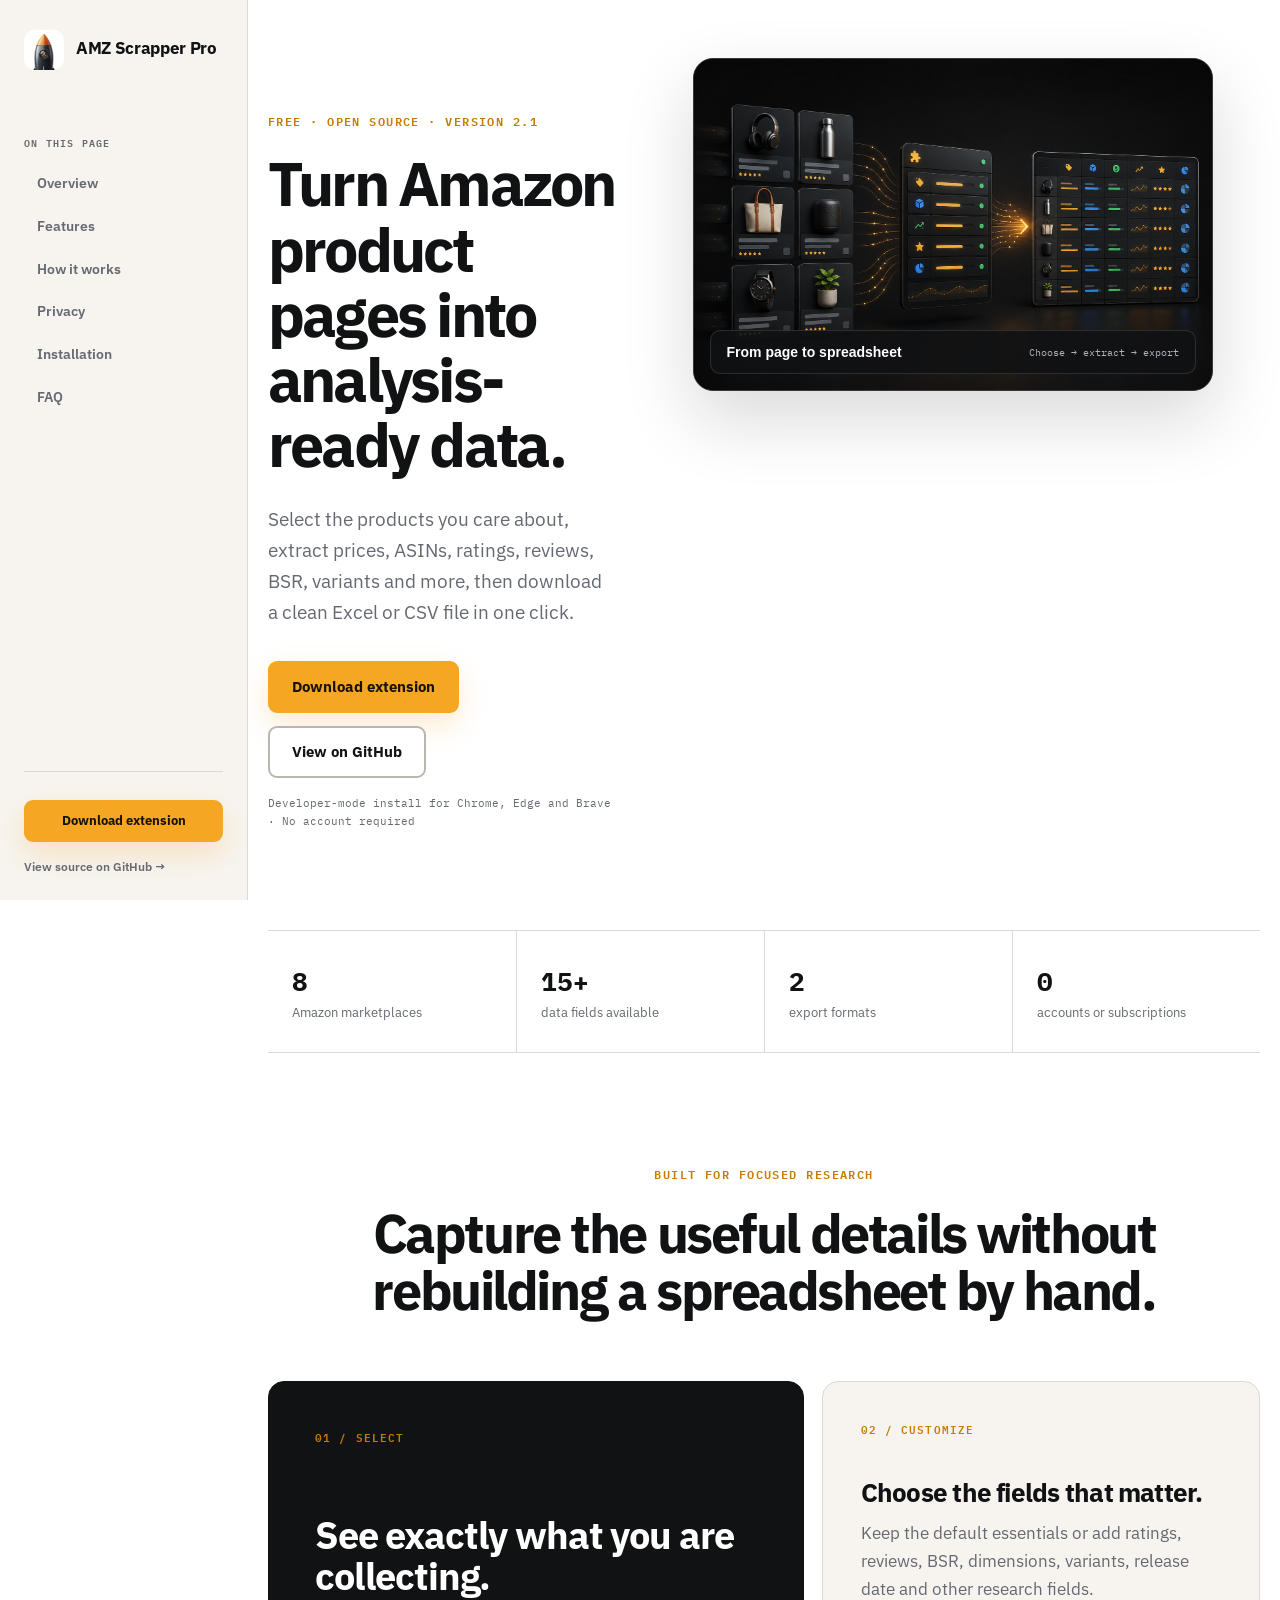
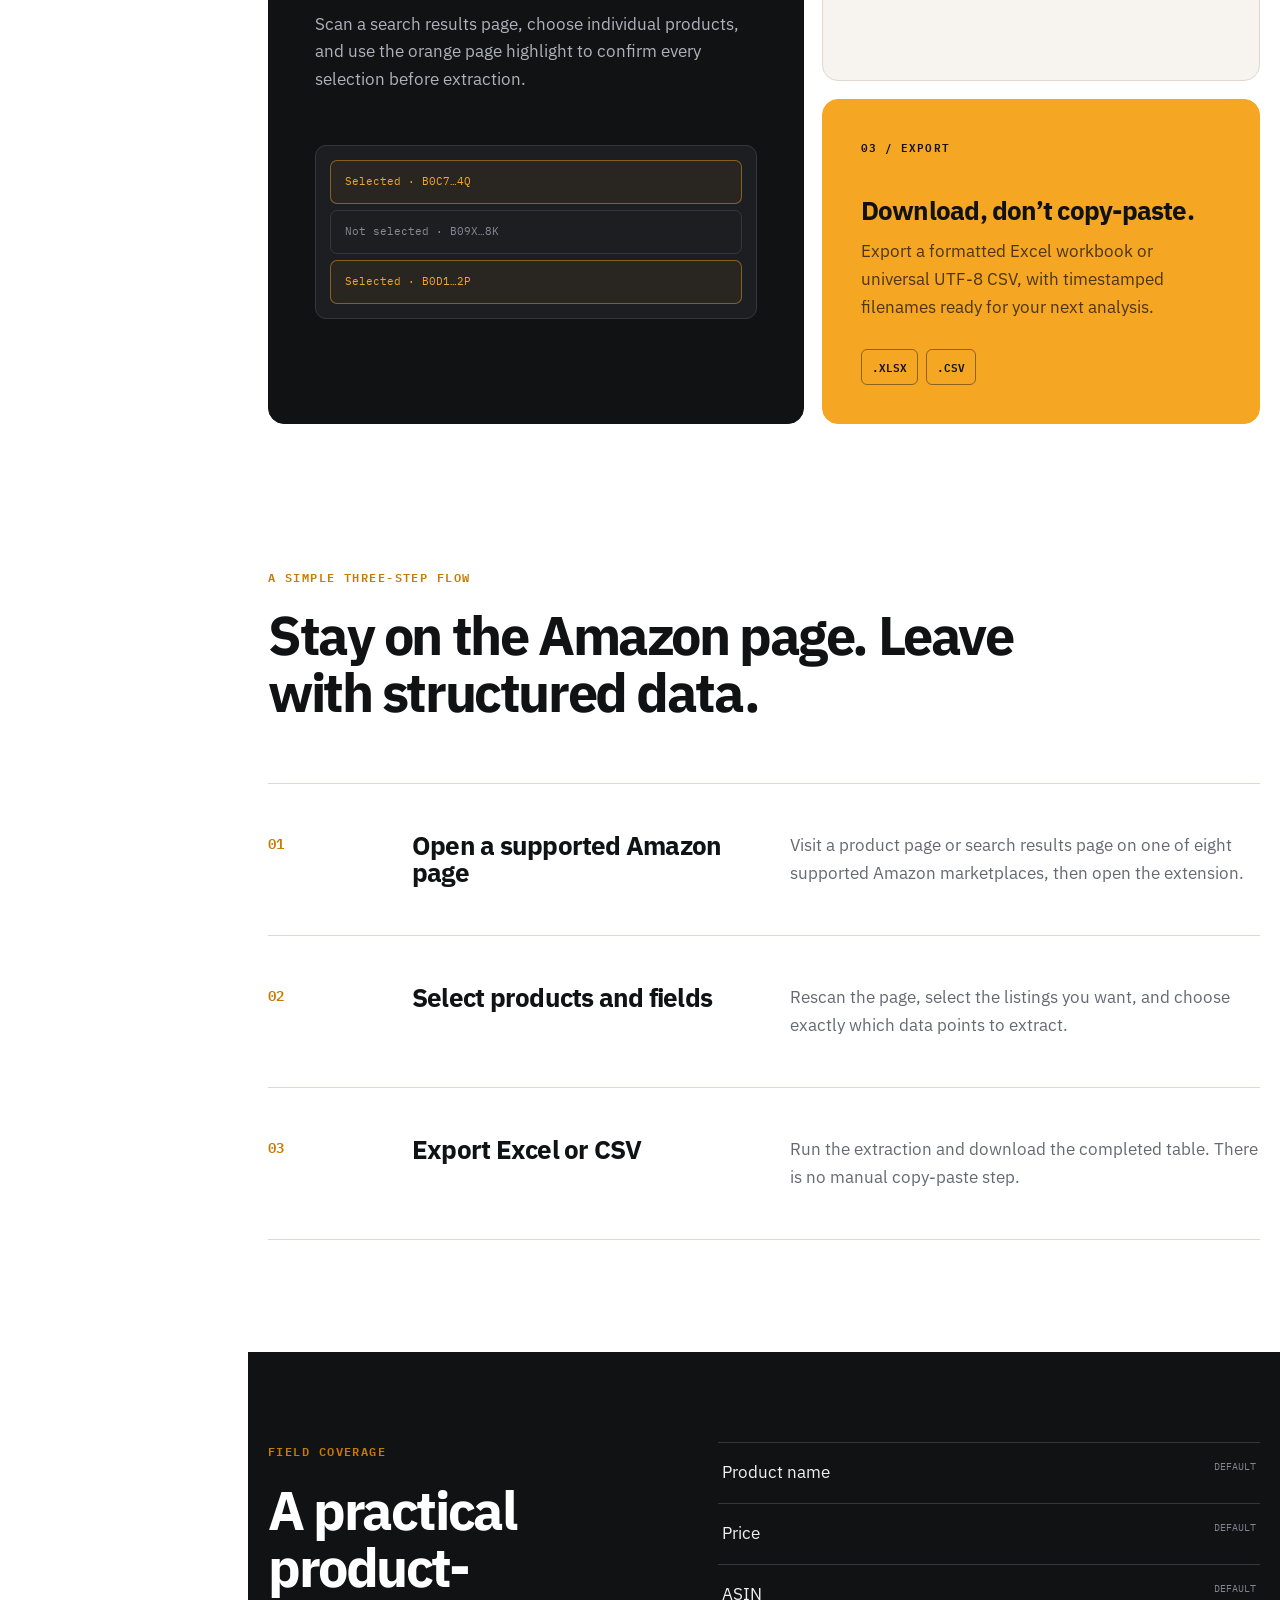
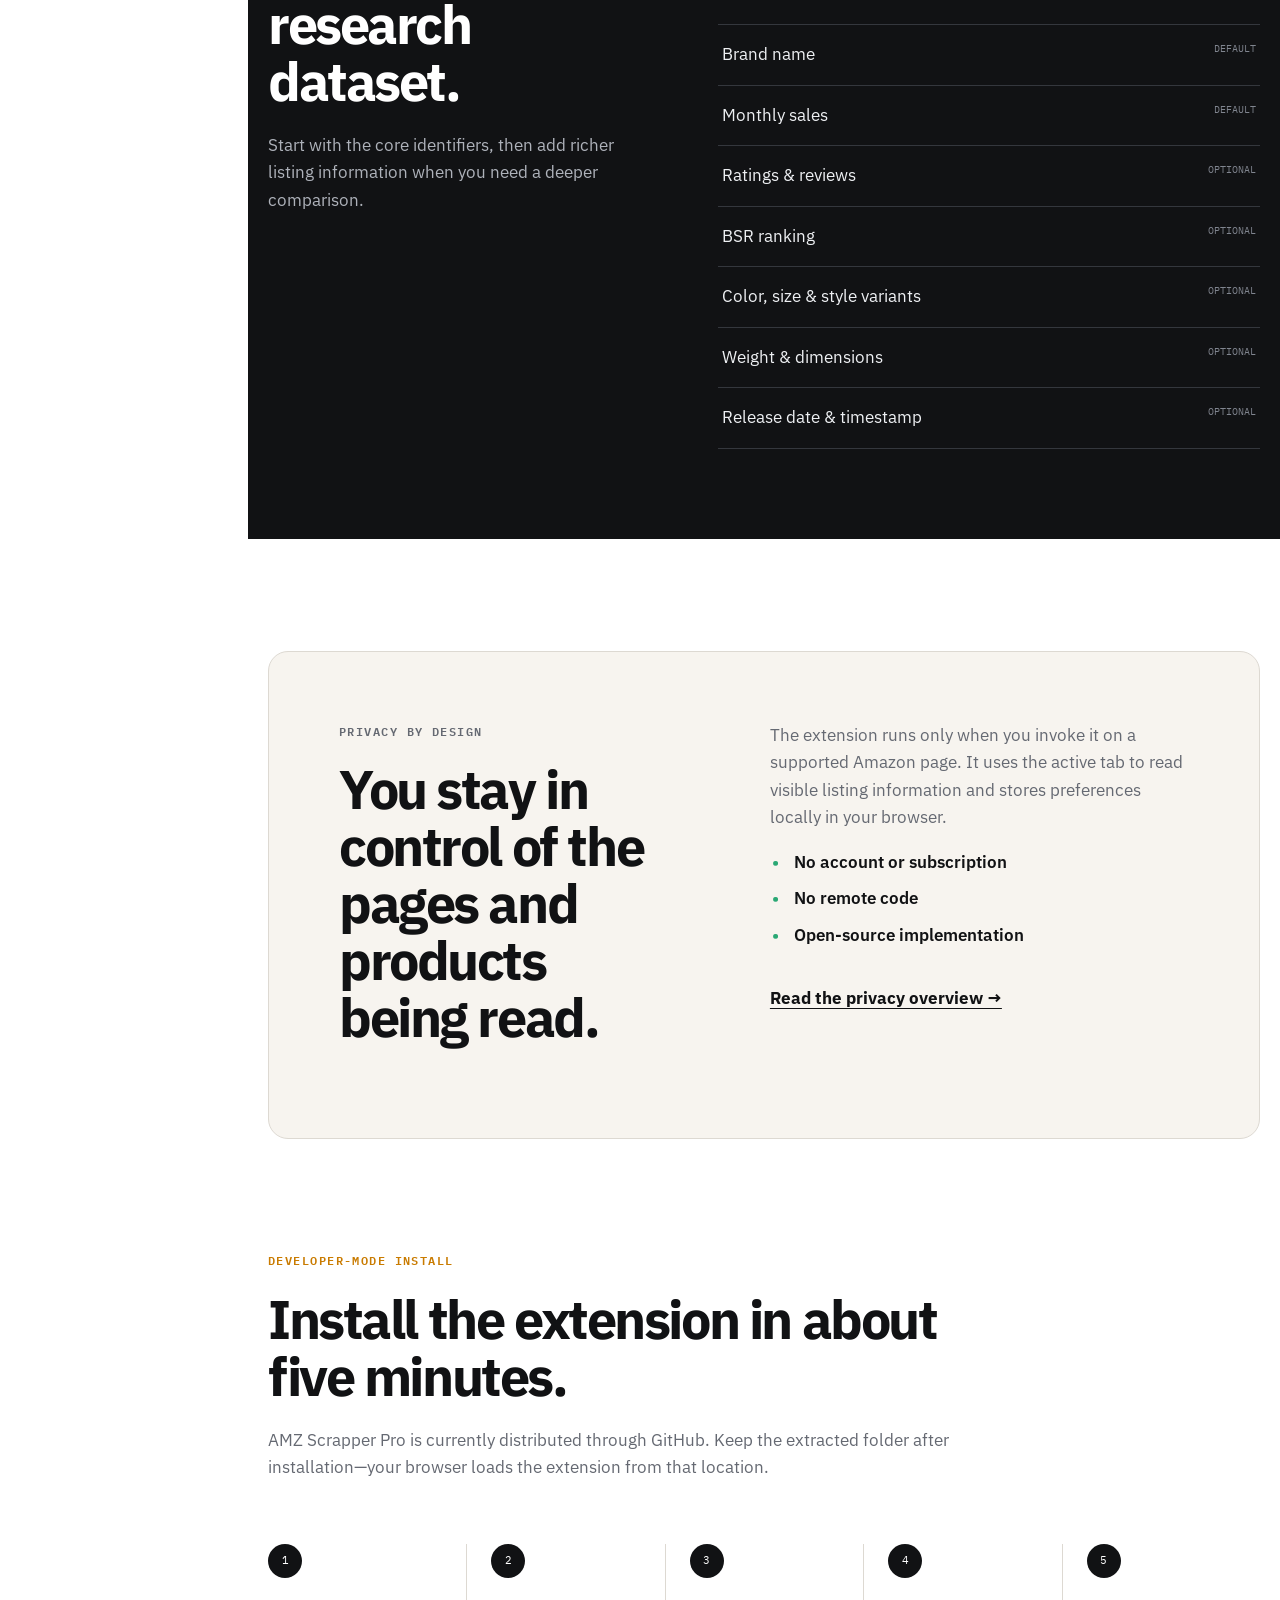
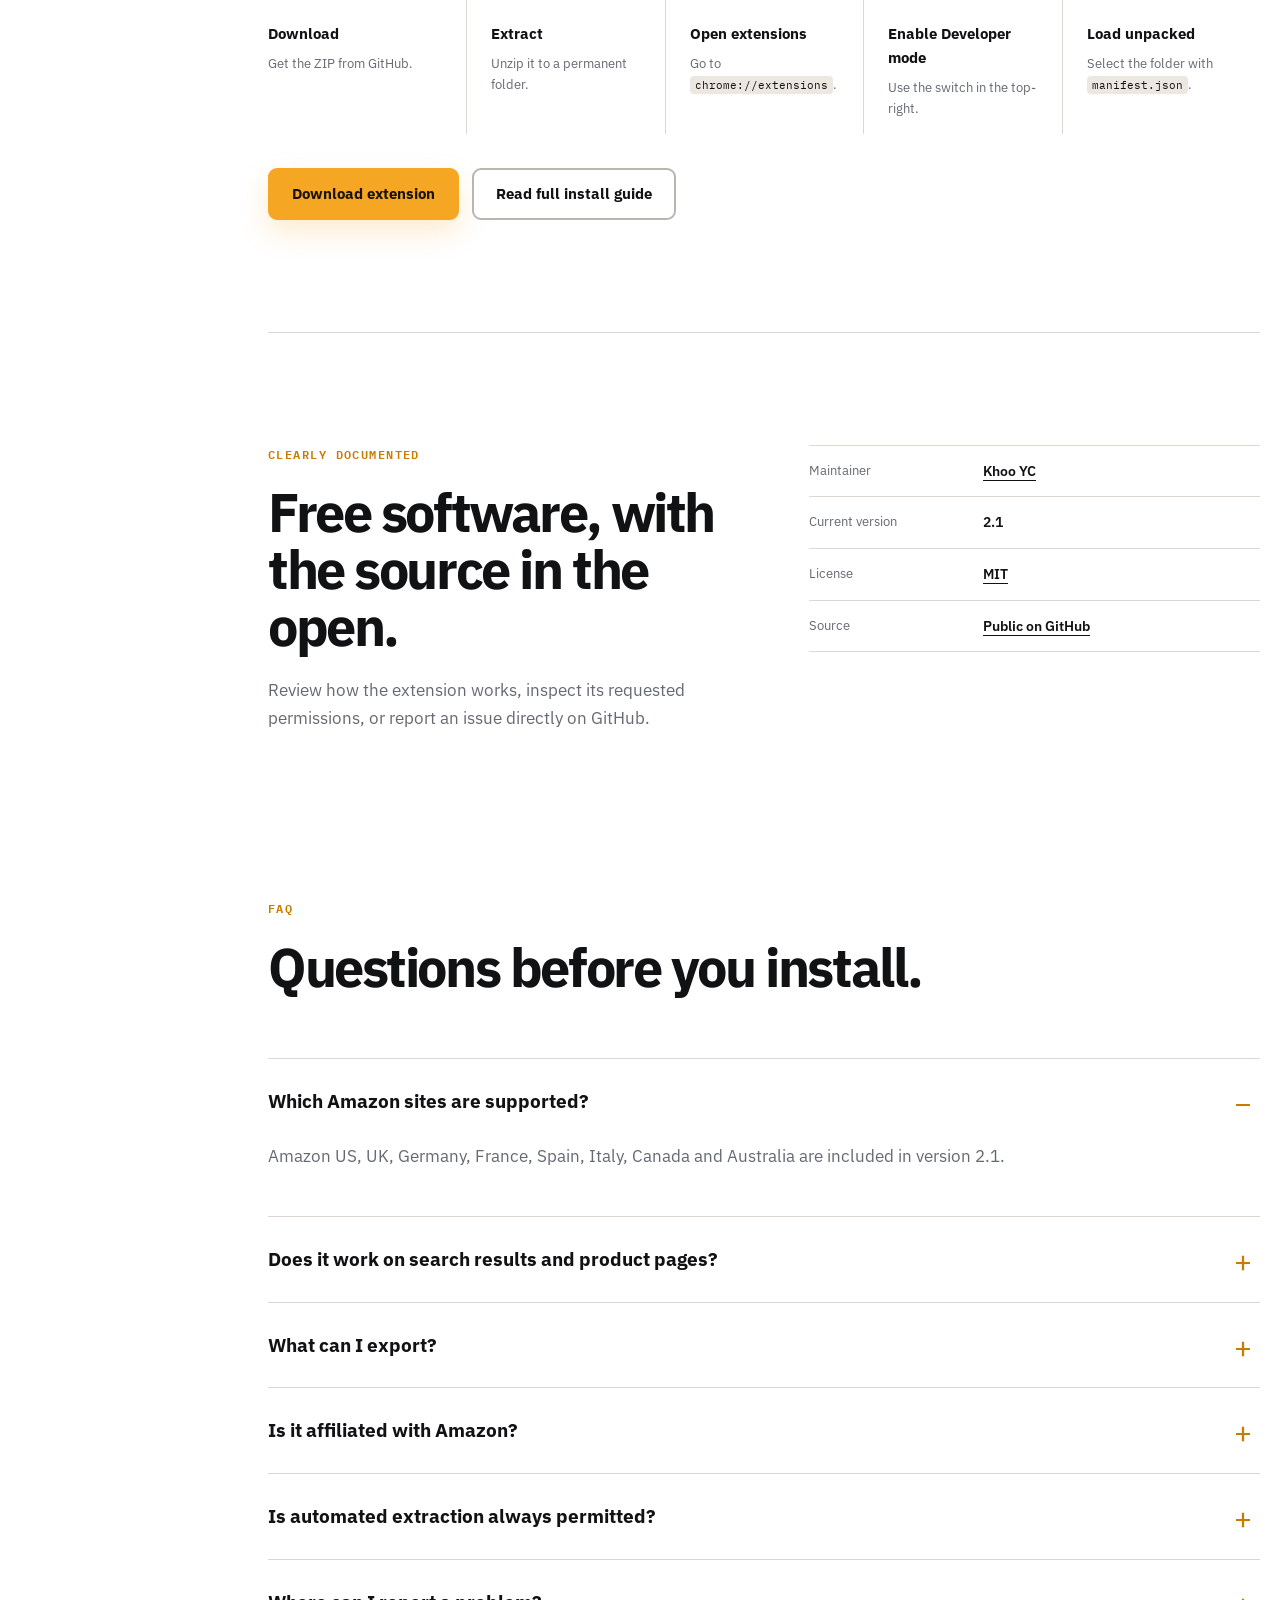
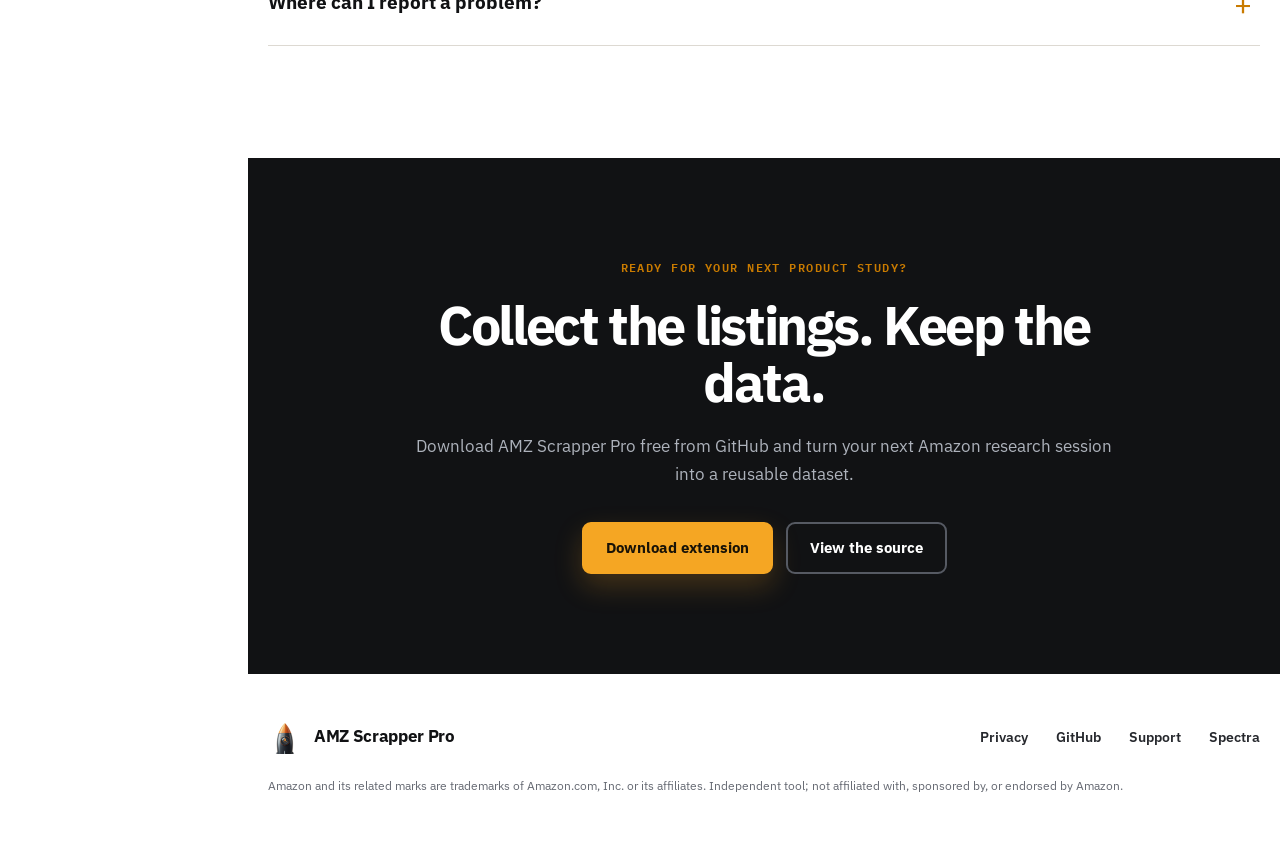
<file: docs/index.html>
<!doctype html>
<html lang="en">
  <head>
    <meta charset="utf-8" />
    <meta name="viewport" content="width=device-width, initial-scale=1" />
    <meta name="theme-color" content="#111214" />
    <meta name="description" content="AMZ Scrapper Pro is a free, open-source browser extension for extracting Amazon product data and exporting it to Excel or CSV." />
    <meta property="og:title" content="AMZ Scrapper Pro — Amazon product research, exported" />
    <meta property="og:description" content="Select products visually, extract the fields you need, and download clean Excel or CSV files." />
    <meta property="og:image" content="https://khooyc.github.io/amazon-data-scrapper-pro/assets/hero-product-research.png" />
    <meta property="og:type" content="website" />
    <meta property="og:url" content="https://khooyc.github.io/amazon-data-scrapper-pro/" />
    <link rel="canonical" href="https://khooyc.github.io/amazon-data-scrapper-pro/" />
    <link rel="icon" href="assets/icon.png" />
    <link rel="preconnect" href="https://fonts.googleapis.com" />
    <link rel="preconnect" href="https://fonts.gstatic.com" crossorigin />
    <link href="https://fonts.googleapis.com/css2?family=IBM+Plex+Mono:wght@400;500;600&amp;family=IBM+Plex+Sans:wght@400;500;600;700&amp;display=swap" rel="stylesheet" />
    <link rel="stylesheet" href="styles.css?v=sidebar-1" />
    <title>AMZ Scrapper Pro | Free Amazon Product Data Extension</title>
  </head>
  <body id="top">
    <a class="skip-link" href="#main">Skip to main content</a>

    <div class="page-shell">
      <aside class="site-sidebar" id="site-nav" aria-label="Article navigation">
        <a class="brand" href="#top" aria-label="AMZ Scrapper Pro home">
          <img src="assets/icon.png" alt="" width="40" height="40" />
          <span>AMZ Scrapper Pro</span>
        </a>
        <p class="sidebar-label">On this page</p>
        <nav class="sidebar-nav">
          <a href="#top">Overview</a>
          <a href="#features">Features</a>
          <a href="#how-it-works">How it works</a>
          <a href="#privacy">Privacy</a>
          <a href="#install">Installation</a>
          <a href="#faq">FAQ</a>
        </nav>
        <div class="sidebar-actions">
          <a class="button button-small" href="https://github.com/khooyc/amazon-data-scrapper-pro/archive/refs/heads/master.zip">Download extension</a>
          <a class="sidebar-source" href="https://github.com/khooyc/amazon-data-scrapper-pro">View source on GitHub →</a>
        </div>
      </aside>
      <button class="sidebar-backdrop" type="button" aria-label="Close contents menu"></button>

      <div class="page-content">
        <button class="menu-button" type="button" aria-expanded="false" aria-controls="site-nav">
          <span>Contents</span><span class="menu-icon" aria-hidden="true">Menu</span>
        </button>

        <main id="main">
      <section class="hero">
        <div class="hero-copy">
          <p class="eyebrow">FREE · OPEN SOURCE · VERSION 2.1</p>
          <h1>Turn Amazon product pages into analysis-ready data.</h1>
          <p class="hero-lede">Select the products you care about, extract prices, ASINs, ratings, reviews, BSR, variants and more, then download a clean Excel or CSV file in one click.</p>
          <div class="button-row">
            <a class="button" href="https://github.com/khooyc/amazon-data-scrapper-pro/archive/refs/heads/master.zip">Download extension</a>
            <a class="button button-secondary" href="https://github.com/khooyc/amazon-data-scrapper-pro">View on GitHub</a>
          </div>
          <p class="microcopy">Developer-mode install for Chrome, Edge and Brave · No account required</p>
        </div>
        <button class="hero-visual" type="button" data-lightbox="assets/hero-product-research.png" aria-label="Enlarge the product research workflow illustration">
          <img src="assets/hero-product-research.png" alt="Product cards flowing through an extension into a structured data table" width="1536" height="1024" />
          <span class="visual-caption"><strong>From page to spreadsheet</strong><span>Choose → extract → export</span></span>
        </button>
      </section>

      <section class="signal-strip" aria-label="Product highlights">
        <div><strong>8</strong><span>Amazon marketplaces</span></div>
        <div><strong>15+</strong><span>data fields available</span></div>
        <div><strong>2</strong><span>export formats</span></div>
        <div><strong>0</strong><span>accounts or subscriptions</span></div>
      </section>

      <section class="features" id="features" aria-labelledby="features-heading">
        <div class="section-heading">
          <p class="eyebrow">BUILT FOR FOCUSED RESEARCH</p>
          <h2 id="features-heading">Capture the useful details without rebuilding a spreadsheet by hand.</h2>
        </div>
        <div class="feature-grid">
          <article class="feature-card feature-card-large">
            <span class="feature-index">01 / SELECT</span>
            <h3>See exactly what you are collecting.</h3>
            <p>Scan a search results page, choose individual products, and use the orange page highlight to confirm every selection before extraction.</p>
            <div class="selection-demo" aria-label="Example selected products">
              <span class="selected">Selected · B0C7…4Q</span>
              <span>Not selected · B09X…8K</span>
              <span class="selected">Selected · B0D1…2P</span>
            </div>
          </article>
          <article class="feature-card">
            <span class="feature-index">02 / CUSTOMIZE</span>
            <h3>Choose the fields that matter.</h3>
            <p>Keep the default essentials or add ratings, reviews, BSR, dimensions, variants, release date and other research fields.</p>
          </article>
          <article class="feature-card accent-card">
            <span class="feature-index">03 / EXPORT</span>
            <h3>Download, don’t copy-paste.</h3>
            <p>Export a formatted Excel workbook or universal UTF-8 CSV, with timestamped filenames ready for your next analysis.</p>
            <div class="file-types" aria-label="Supported export formats"><span>.XLSX</span><span>.CSV</span></div>
          </article>
        </div>
      </section>

      <section class="workflow" id="how-it-works" aria-labelledby="workflow-heading">
        <div class="section-heading left">
          <p class="eyebrow">A SIMPLE THREE-STEP FLOW</p>
          <h2 id="workflow-heading">Stay on the Amazon page. Leave with structured data.</h2>
        </div>
        <ol class="workflow-list">
          <li><span class="step-number">01</span><div><h3>Open a supported Amazon page</h3><p>Visit a product page or search results page on one of eight supported Amazon marketplaces, then open the extension.</p></div></li>
          <li><span class="step-number">02</span><div><h3>Select products and fields</h3><p>Rescan the page, select the listings you want, and choose exactly which data points to extract.</p></div></li>
          <li><span class="step-number">03</span><div><h3>Export Excel or CSV</h3><p>Run the extraction and download the completed table. There is no manual copy-paste step.</p></div></li>
        </ol>
      </section>

      <section class="fields-section" aria-labelledby="fields-heading">
        <div>
          <p class="eyebrow">FIELD COVERAGE</p>
          <h2 id="fields-heading">A practical product-research dataset.</h2>
          <p>Start with the core identifiers, then add richer listing information when you need a deeper comparison.</p>
        </div>
        <ul class="field-list">
          <li><span>Product name</span><small>Default</small></li>
          <li><span>Price</span><small>Default</small></li>
          <li><span>ASIN</span><small>Default</small></li>
          <li><span>Brand name</span><small>Default</small></li>
          <li><span>Monthly sales</span><small>Default</small></li>
          <li><span>Ratings &amp; reviews</span><small>Optional</small></li>
          <li><span>BSR ranking</span><small>Optional</small></li>
          <li><span>Color, size &amp; style variants</span><small>Optional</small></li>
          <li><span>Weight &amp; dimensions</span><small>Optional</small></li>
          <li><span>Release date &amp; timestamp</span><small>Optional</small></li>
        </ul>
      </section>

      <section class="privacy-band" id="privacy" aria-labelledby="privacy-heading">
        <div>
          <p class="eyebrow">PRIVACY BY DESIGN</p>
          <h2 id="privacy-heading">You stay in control of the pages and products being read.</h2>
        </div>
        <div>
          <p>The extension runs only when you invoke it on a supported Amazon page. It uses the active tab to read visible listing information and stores preferences locally in your browser.</p>
          <ul class="plain-list">
            <li>No account or subscription</li>
            <li>No remote code</li>
            <li>Open-source implementation</li>
          </ul>
          <a class="text-link" href="privacy.html">Read the privacy overview →</a>
        </div>
      </section>

      <section class="install-section" id="install" aria-labelledby="install-heading">
        <div class="section-heading left">
          <p class="eyebrow">DEVELOPER-MODE INSTALL</p>
          <h2 id="install-heading">Install the extension in about five minutes.</h2>
          <p>AMZ Scrapper Pro is currently distributed through GitHub. Keep the extracted folder after installation—your browser loads the extension from that location.</p>
        </div>
        <ol class="install-steps">
          <li><span>1</span><strong>Download</strong><small>Get the ZIP from GitHub.</small></li>
          <li><span>2</span><strong>Extract</strong><small>Unzip it to a permanent folder.</small></li>
          <li><span>3</span><strong>Open extensions</strong><small>Go to <code>chrome://extensions</code>.</small></li>
          <li><span>4</span><strong>Enable Developer mode</strong><small>Use the switch in the top-right.</small></li>
          <li><span>5</span><strong>Load unpacked</strong><small>Select the folder with <code>manifest.json</code>.</small></li>
        </ol>
        <div class="button-row">
          <a class="button" href="https://github.com/khooyc/amazon-data-scrapper-pro/archive/refs/heads/master.zip">Download extension</a>
          <a class="button button-secondary" href="https://github.com/khooyc/amazon-data-scrapper-pro/blob/master/INSTALL.md">Read full install guide</a>
        </div>
      </section>

      <section class="trust-section" aria-labelledby="trust-heading">
        <div>
          <p class="eyebrow">CLEARLY DOCUMENTED</p>
          <h2 id="trust-heading">Free software, with the source in the open.</h2>
          <p>Review how the extension works, inspect its requested permissions, or report an issue directly on GitHub.</p>
        </div>
        <dl class="facts">
          <div><dt>Maintainer</dt><dd><a href="https://github.com/khooyc">Khoo YC</a></dd></div>
          <div><dt>Current version</dt><dd>2.1</dd></div>
          <div><dt>License</dt><dd><a href="https://github.com/khooyc/amazon-data-scrapper-pro/blob/master/LICENSE">MIT</a></dd></div>
          <div><dt>Source</dt><dd><a href="https://github.com/khooyc/amazon-data-scrapper-pro">Public on GitHub</a></dd></div>
        </dl>
      </section>

      <section class="faq-section" id="faq" aria-labelledby="faq-heading">
        <div class="section-heading left">
          <p class="eyebrow">FAQ</p>
          <h2 id="faq-heading">Questions before you install.</h2>
        </div>
        <div class="faq-list">
          <details open><summary>Which Amazon sites are supported?</summary><p>Amazon US, UK, Germany, France, Spain, Italy, Canada and Australia are included in version 2.1.</p></details>
          <details><summary>Does it work on search results and product pages?</summary><p>Yes. On search pages you can choose multiple products; on product pages the extension can inspect the current listing and its available variants.</p></details>
          <details><summary>What can I export?</summary><p>You can download a formatted Excel workbook or a UTF-8 CSV file. A copy-to-clipboard option is also available.</p></details>
          <details><summary>Is it affiliated with Amazon?</summary><p>No. AMZ Scrapper Pro is an independent productivity tool and is not affiliated with, sponsored by, or endorsed by Amazon.</p></details>
          <details><summary>Is automated extraction always permitted?</summary><p>You are responsible for using the extension in accordance with Amazon’s Conditions of Use and any laws or policies that apply in your jurisdiction.</p></details>
          <details><summary>Where can I report a problem?</summary><p>Open a <a href="https://github.com/khooyc/amazon-data-scrapper-pro/issues">GitHub issue</a> with steps to reproduce it. Do not include account credentials, customer information, or other private data.</p></details>
        </div>
      </section>

      <section class="final-cta">
        <p class="eyebrow">READY FOR YOUR NEXT PRODUCT STUDY?</p>
        <h2>Collect the listings. Keep the data.</h2>
        <p>Download AMZ Scrapper Pro free from GitHub and turn your next Amazon research session into a reusable dataset.</p>
        <div class="button-row centered">
          <a class="button" href="https://github.com/khooyc/amazon-data-scrapper-pro/archive/refs/heads/master.zip">Download extension</a>
          <a class="button button-dark-outline" href="https://github.com/khooyc/amazon-data-scrapper-pro">View the source</a>
        </div>
      </section>
        </main>

        <footer class="site-footer">
          <a class="brand" href="#top"><img src="assets/icon.png" alt="" width="34" height="34" /><span>AMZ Scrapper Pro</span></a>
          <nav aria-label="Footer navigation"><a href="privacy.html">Privacy</a><a href="https://github.com/khooyc/amazon-data-scrapper-pro">GitHub</a><a href="https://github.com/khooyc/amazon-data-scrapper-pro/issues">Support</a><a href="https://www.spectramsia.com">Spectra</a></nav>
          <p>Amazon and its related marks are trademarks of Amazon.com, Inc. or its affiliates. Independent tool; not affiliated with, sponsored by, or endorsed by Amazon.</p>
        </footer>

        <dialog class="lightbox" aria-label="Image preview">
          <button class="lightbox-close" type="button" aria-label="Close preview">×</button>
          <img src="assets/hero-product-research.png" alt="Enlarged product research workflow" />
        </dialog>
      </div>
    </div>
    <script src="script.js?v=sidebar-1"></script>
  </body>
</html>
</file>
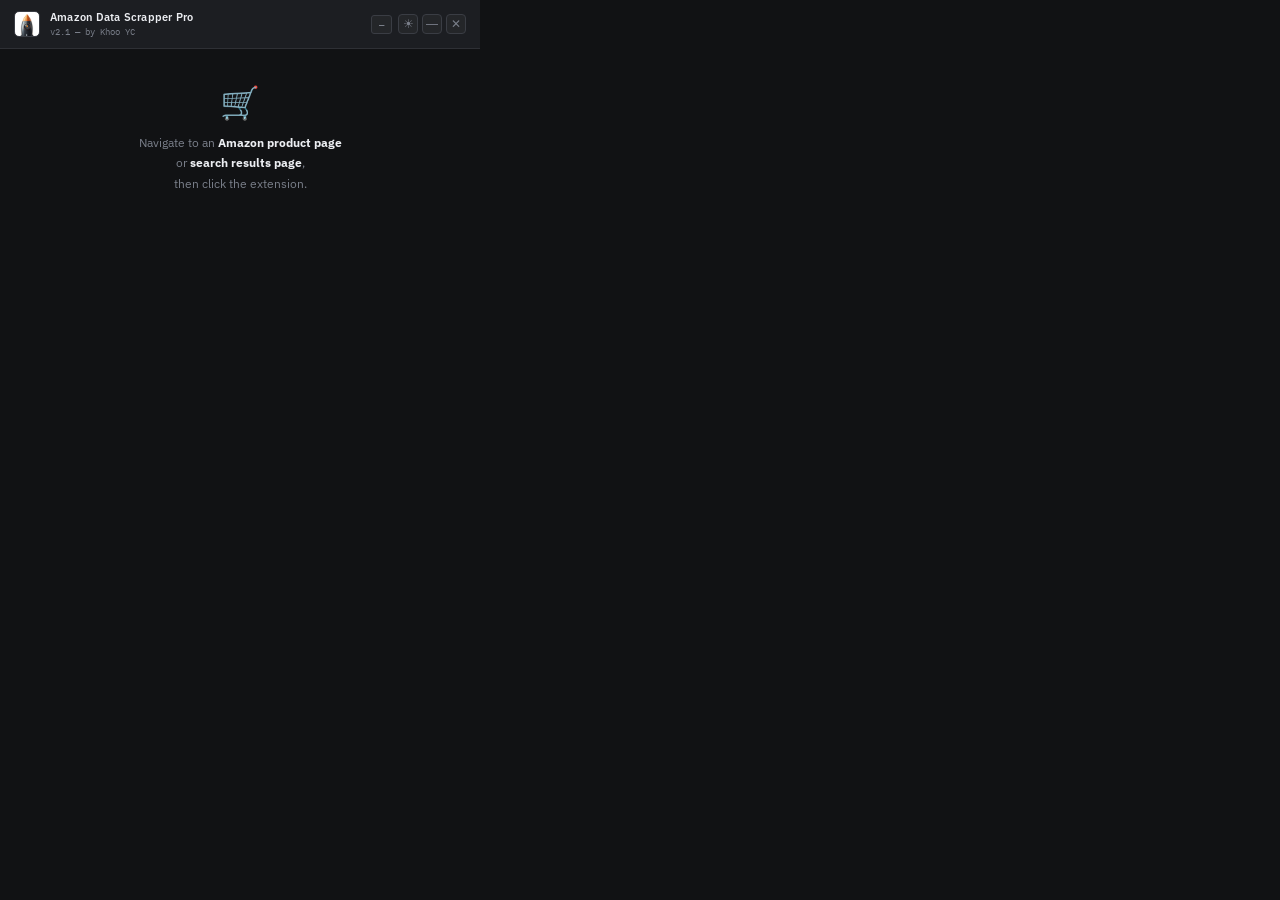
<file: popup.html>
<!DOCTYPE html>
<html lang="en">
<head>
<meta charset="UTF-8">
<title>Amazon Data Scrapper Pro by Khoo YC</title>
<style>
@import url('https://fonts.googleapis.com/css2?family=IBM+Plex+Mono:wght@400;500&family=IBM+Plex+Sans:wght@400;500;600&display=swap');

*{box-sizing:border-box;margin:0;padding:0}

:root{
  --bg:#111214;
  --surface:#1c1e22;
  --surface2:#242629;
  --border:#2e3035;
  --border2:#3a3d44;
  --accent:#f5a623;
  --accent2:#e8522a;
  --text:#eceef2;
  --muted:#7a7f8a;
  --muted2:#5a5f6a;
  --green:#3ecf8e;
  --red:#e85c4a;
  --blue:#5b8def;
  --radius:7px;
}

body{
  width:480px;
  min-height:300px;
  max-height:600px;
  overflow:hidden;
  background:var(--bg);
  color:var(--text);
  font-family:'IBM Plex Sans',sans-serif;
  font-size:12px;
  display:flex;
  flex-direction:column;
}

body.theme-light{
  --bg:#fff8f2;
  --surface:#ffffff;
  --surface2:#fff3e4;
  --border:#e7d6c2;
  --border2:#dfc8ad;
  --text:#2a1b0c;
  --muted:#7f6b55;
  --muted2:#a2886d;
  --green:#1f9d63;
  --red:#c84f3f;
  --blue:#2f6fd6;
}

/* HEADER */
header{
  display:flex;align-items:center;gap:10px;
  padding:11px 14px;
  background:var(--surface);
  border-bottom:1px solid var(--border);
  flex-shrink:0;
}
.logo{
  width:26px;height:26px;
  background:#1a1a1a url('icon.png') center/cover no-repeat;
  border-radius:5px;
  border:1px solid var(--border2);
  flex-shrink:0;
}
body.theme-light .logo{background-color:#fff3e4;border-color:#cda882}
header h1{font-size:11px;font-weight:600;letter-spacing:.02em;line-height:1.2}
header .version{font-size:9px;color:var(--muted);font-family:'IBM Plex Mono',monospace;margin-top:1px}
.header-right{margin-left:auto;display:flex;gap:6px;align-items:center}
.window-controls{display:flex;gap:4px;align-items:center}
.window-btn{
  width:20px;height:20px;border-radius:4px;
  border:1px solid var(--border2);background:var(--surface2);
  color:var(--muted);font-size:12px;line-height:1;
  display:flex;align-items:center;justify-content:center;
  cursor:pointer;user-select:none;
}
.window-btn:hover{color:var(--text);border-color:var(--border)}
.window-btn.close:hover{color:#fff;background:rgba(232,92,74,.25);border-color:rgba(232,92,74,.4)}
body.theme-light .window-btn{
  background:#fff6ea;
  color:#6f5840;
}
body.theme-light .window-btn:hover{
  color:#2a1b0c;
  border-color:#cda882;
}
body.theme-light .window-btn.close:hover{
  color:#fff;
  background:rgba(200,79,63,.22);
  border-color:rgba(200,79,63,.45);
}
.page-badge{
  font-size:9px;font-family:'IBM Plex Mono',monospace;font-weight:500;
  padding:3px 7px;border-radius:3px;
  background:var(--surface2);border:1px solid var(--border2);color:var(--muted);
  letter-spacing:.04em;text-transform:uppercase;
}
.page-badge.search{color:var(--blue);border-color:rgba(91,141,239,.3);background:rgba(91,141,239,.08)}
.page-badge.product{color:var(--green);border-color:rgba(62,207,142,.3);background:rgba(62,207,142,.08)}

body.minimized{
  min-height:52px;
  max-height:52px;
  width:340px;
}
body.minimized .state{display:none !important}

/* SCROLL AREA */
.scroll{flex:1;overflow-y:auto;overflow-x:hidden}
.scroll::-webkit-scrollbar{width:4px}
.scroll::-webkit-scrollbar-track{background:transparent}
.scroll::-webkit-scrollbar-thumb{background:var(--border2);border-radius:2px}

/* SECTIONS */
.section{padding:12px 14px;border-bottom:1px solid var(--border)}
.section-title{
  font-size:9px;text-transform:uppercase;letter-spacing:.08em;
  color:var(--muted);font-weight:600;margin-bottom:8px;
  display:flex;align-items:center;gap:6px;
}
.section-title::after{content:'';flex:1;height:1px;background:var(--border)}

/* FIELD SELECTOR */
.fields-grid{
  display:grid;grid-template-columns:1fr 1fr;gap:5px;
}
.field-item{
  display:flex;align-items:center;gap:7px;
  padding:6px 8px;
  background:var(--surface);border:1px solid var(--border);border-radius:var(--radius);
  cursor:pointer;transition:border-color .15s,background .15s;
  user-select:none;
}
.field-item:hover{border-color:var(--border2);background:var(--surface2)}
.field-item.checked{border-color:rgba(245,166,35,.35);background:rgba(245,166,35,.06)}
.field-item input{display:none}
.checkmark{
  width:13px;height:13px;flex-shrink:0;
  border:1.5px solid var(--border2);border-radius:3px;
  display:flex;align-items:center;justify-content:center;
  transition:all .15s;
}
.field-item.checked .checkmark{
  background:var(--accent);border-color:var(--accent);
}
.checkmark::after{
  content:'';width:4px;height:7px;
  border:1.5px solid #000;border-top:none;border-left:none;
  transform:rotate(45deg) translateY(-1px);
  opacity:0;transition:opacity .1s;
}
.field-item.checked .checkmark::after{opacity:1}
.field-label{font-size:11px;color:var(--text)}
.field-item.checked .field-label{color:var(--accent)}
.default-dot{
  width:4px;height:4px;border-radius:50%;
  background:var(--accent);flex-shrink:0;margin-left:auto;
}

/* ADDITIONAL INFO DROPDOWN */
.additional-toggle{
  display:flex;align-items:center;gap:6px;
  padding:6px 8px;
  background:var(--surface);border:1px solid var(--border);border-radius:var(--radius);
  cursor:pointer;color:var(--muted);font-size:11px;
  transition:color .15s;margin-top:5px;
  user-select:none;
}
.additional-toggle:hover{color:var(--text)}
.toggle-arrow{
  margin-left:auto;font-size:9px;
  transition:transform .2s;
}
.toggle-arrow.open{transform:rotate(180deg)}
.additional-fields{
  display:none;
  margin-top:5px;
  padding:8px;
  background:var(--surface);border:1px solid var(--border);
  border-radius:var(--radius);
}
.additional-fields.open{display:block}
.additional-fields .fields-grid{gap:4px}
.additional-controls{
  display:flex;gap:8px;align-items:center;margin-bottom:8px;
}
.additional-controls .link-btn{font-size:9px}

/* ASIN LIST */
.asin-controls{
  display:flex;gap:6px;align-items:center;margin-bottom:8px;
}
.link-btn{
  font-size:10px;color:var(--accent);cursor:pointer;
  text-decoration:underline;text-underline-offset:2px;
  background:none;border:none;font-family:inherit;padding:0;
}
.link-btn:hover{color:var(--text)}
.asin-count{font-size:10px;color:var(--muted);margin-left:auto;font-family:'IBM Plex Mono',monospace}

.asin-list{display:flex;flex-direction:column;gap:4px;max-height:160px;overflow-y:auto}
.asin-list::-webkit-scrollbar{width:3px}
.asin-list::-webkit-scrollbar-thumb{background:var(--border2)}

.asin-row{
  display:flex;align-items:center;gap:8px;
  padding:6px 8px;
  background:var(--surface);border:1px solid var(--border);border-radius:var(--radius);
  cursor:pointer;transition:border-color .15s;
}
.asin-row:hover{border-color:var(--border2)}
.asin-row.selected{border-color:rgba(245,166,35,.4);background:rgba(245,166,35,.04)}
.asin-row .chk{
  width:13px;height:13px;flex-shrink:0;
  border:1.5px solid var(--border2);border-radius:3px;
  display:flex;align-items:center;justify-content:center;
  transition:all .15s;
}
.asin-row.selected .chk{background:var(--accent);border-color:var(--accent)}
.asin-row.selected .chk::after{
  content:'';width:4px;height:7px;
  border:1.5px solid #000;border-top:none;border-left:none;
  transform:rotate(45deg) translateY(-1px);
}
.asin-code{font-family:'IBM Plex Mono',monospace;font-size:9px;color:var(--accent);flex-shrink:0}
.asin-label{font-size:11px;color:var(--text);font-weight:500;flex-shrink:0;max-width:120px;overflow:hidden;text-overflow:ellipsis;white-space:nowrap}
.asin-sub{font-size:9px;color:var(--muted);overflow:hidden;text-overflow:ellipsis;white-space:nowrap;flex:1;min-width:0}
.asin-sales{font-size:9px;color:var(--green);flex-shrink:0}
.asin-price{font-size:9px;color:var(--muted);flex-shrink:0;font-family:'IBM Plex Mono',monospace}
.asin-sponsored{font-size:8px;color:var(--muted2);border:1px solid var(--border2);border-radius:2px;padding:1px 4px;flex-shrink:0}
.asin-badge-tag{font-size:8px;color:var(--accent);border:1px solid rgba(245,166,35,.3);border-radius:2px;padding:1px 4px;flex-shrink:0}

/* FOOTER / ACTIONS */
footer{
  padding:10px 14px;
  background:var(--surface);border-top:1px solid var(--border);
  flex-shrink:0;
  display:flex;flex-direction:column;gap:6px;
}
.action-row{display:flex;gap:6px}
.btn{
  flex:1;padding:8px 12px;
  border:none;border-radius:var(--radius);
  font-family:'IBM Plex Sans',sans-serif;font-size:11px;font-weight:600;
  cursor:pointer;transition:opacity .15s,transform .1s;
  letter-spacing:.01em;
}
.btn:hover{opacity:.88;transform:translateY(-1px)}
.btn:active{transform:translateY(0)}
.btn-primary{background:linear-gradient(135deg,var(--accent),var(--accent2));color:#000}
.btn-ghost{background:var(--surface2);color:var(--text);border:1px solid var(--border2)}
.btn-ghost:hover{border-color:var(--border);opacity:1}
.btn:disabled{opacity:.4;cursor:not-allowed;transform:none}
body.theme-light .btn-primary{color:#2a1b0c}

/* PROGRESS */
.progress-wrap{display:none}
.progress-wrap.active{display:block}
.progress-top{display:flex;justify-content:space-between;align-items:center;margin-bottom:5px}
.progress-label{font-size:10px;color:var(--muted)}
.progress-count{font-size:10px;font-family:'IBM Plex Mono',monospace;color:var(--accent)}
.progress-bar-bg{
  height:4px;background:var(--border);border-radius:2px;overflow:hidden;
}
.progress-bar-fill{
  height:100%;background:linear-gradient(90deg,var(--accent),var(--accent2));
  border-radius:2px;transition:width .3s ease;width:0%;
}

/* STATES */
.state{display:none}
.state.active{display:flex;flex-direction:column;flex:1}

/* NOT AMAZON */
.empty-state{
  display:flex;flex-direction:column;align-items:center;justify-content:center;
  gap:10px;padding:32px 20px;text-align:center;
}
.empty-state .icon{font-size:32px}
.empty-state p{font-size:12px;color:var(--muted);line-height:1.7}
.empty-state strong{color:var(--text)}

/* RESULTS TABLE */
.results-header{
  display:flex;align-items:center;justify-content:space-between;
  padding:8px 14px;border-bottom:1px solid var(--border);
  background:var(--surface);flex-shrink:0;
}
.results-title{font-size:11px;font-weight:600;color:var(--text)}
.results-meta{font-size:10px;color:var(--muted);font-family:'IBM Plex Mono',monospace}

.results-table-wrap{flex:1;overflow:auto}
.results-table-wrap::-webkit-scrollbar{width:4px;height:4px}
.results-table-wrap::-webkit-scrollbar-thumb{background:var(--border2)}

table{width:100%;border-collapse:collapse;font-size:10px}
thead{position:sticky;top:0;z-index:1}
thead th{
  background:var(--surface);padding:6px 8px;
  text-align:left;font-size:9px;text-transform:uppercase;letter-spacing:.05em;
  color:var(--muted);border-bottom:1px solid var(--border);white-space:nowrap;
  font-weight:600;
}
tbody tr{border-bottom:1px solid var(--border);transition:background .1s}
tbody tr:hover{background:var(--surface)}
tbody td{
  padding:6px 8px;color:var(--text);
  max-width:120px;overflow:hidden;text-overflow:ellipsis;white-space:nowrap;
  font-family:'IBM Plex Mono',monospace;font-size:10px;
}
tbody td.text{font-family:'IBM Plex Sans',sans-serif}
tbody td.asin{color:var(--accent)}
tbody td.sales{color:var(--green)}
tbody td.error{color:var(--red);font-style:italic}

/* TOAST */
.toast{
  position:fixed;bottom:10px;left:50%;
  transform:translateX(-50%) translateY(30px);
  background:var(--green);color:#000;
  font-size:10px;font-weight:600;padding:5px 14px;border-radius:20px;
  transition:transform .2s,opacity .2s;opacity:0;pointer-events:none;
  white-space:nowrap;
}
.toast.show{transform:translateX(-50%) translateY(0);opacity:1}
</style>
</head>
<body>

<header>
  <div class="logo" aria-hidden="true"></div>
  <div>
    <h1>Amazon Data Scrapper Pro</h1>
    <div class="version">v2.1 — by Khoo YC</div>
  </div>
  <div class="header-right">
    <div class="page-badge" id="page-badge">—</div>
    <div class="window-controls">
      <button class="window-btn" id="btn-theme" title="Switch to light theme">☀</button>
      <button class="window-btn" id="btn-minimize" title="Minimize">—</button>
      <button class="window-btn close" id="btn-close" title="Close">✕</button>
    </div>
  </div>
</header>

<!-- STATE: Not Amazon -->
<div class="state active" id="state-not-amazon">
  <div class="scroll">
    <div class="empty-state">
      <div class="icon">🛒</div>
      <p>Navigate to an <strong>Amazon product page</strong><br>or <strong>search results page</strong>,<br>then click the extension.</p>
    </div>
  </div>
</div>

<!-- STATE: Loading initial page scan -->
<div class="state" id="state-scanning">
  <div class="scroll">
    <div class="empty-state">
      <div class="icon">🔍</div>
      <p>Scanning page…</p>
    </div>
  </div>
</div>

<!-- STATE: Main UI (configure + run) -->
<div class="state" id="state-configure">
  <div class="scroll" id="configure-scroll">

    <!-- FIELD SELECTOR -->
    <div class="section">
      <div class="section-title">Fields to Extract</div>
      <div class="fields-grid" id="default-fields">
        <!-- injected by JS -->
      </div>

      <!-- Additional Info Dropdown -->
      <div class="additional-toggle" id="additional-toggle">
        <span>⊕ Additional Info</span>
        <span class="toggle-arrow" id="toggle-arrow">▼</span>
      </div>
      <div class="additional-fields" id="additional-fields">
        <div class="additional-controls">
          <button class="link-btn" id="btn-additional-select-all">Select All</button>
          <button class="link-btn" id="btn-additional-deselect-all">Deselect All</button>
        </div>
        <div class="fields-grid" id="additional-fields-grid">
          <!-- injected by JS -->
        </div>
      </div>
    </div>

    <!-- ASIN LIST -->
    <div class="section">
      <div class="section-title" id="asin-section-title">Products Found</div>

      <div class="asin-controls">
        <button class="link-btn" id="btn-select-all">Select All</button>
        <button class="link-btn" id="btn-deselect-all">Deselect All</button>
        <button class="link-btn" id="btn-sales-only">Monthly Sales Only</button>
        <span class="asin-count" id="asin-count">0/0 selected</span>
      </div>
      <div class="asin-list" id="asin-list">
        <!-- injected by JS -->
      </div>
    </div>

  </div>

  <footer>
    <div class="progress-wrap" id="progress-wrap">
      <div class="progress-top">
        <span class="progress-label" id="progress-label">Scraping products…</span>
        <span class="progress-count" id="progress-count">0 / 0</span>
      </div>
      <div class="progress-bar-bg">
        <div class="progress-bar-fill" id="progress-bar"></div>
      </div>
    </div>
    <div class="action-row">
      <button class="btn btn-primary" id="btn-run">⚡ Extract Data</button>
      <button class="btn btn-ghost" id="btn-cancel" style="display:none">✕ Cancel</button>
      <button class="btn btn-ghost" id="btn-rescan">↺ Rescan</button>
    </div>
  </footer>
</div>

<!-- STATE: Results -->
<div class="state" id="state-results">
  <div class="results-header">
    <span class="results-title">Extraction Complete</span>
    <span class="results-meta" id="results-meta"></span>
  </div>
  <div class="results-table-wrap">
    <table>
      <thead id="results-thead"></thead>
      <tbody id="results-tbody"></tbody>
    </table>
  </div>
  <footer>
    <div class="action-row">
      <button class="btn btn-primary" id="btn-download-excel">📊 Download Excel</button>
      <button class="btn btn-ghost" id="btn-download-csv">📄 Download CSV</button>
    </div>
    <div class="action-row">
      <button class="btn btn-ghost" id="btn-copy-csv">📋 Copy CSV</button>
      <button class="btn btn-ghost" id="btn-back">← Back</button>
    </div>
  </footer>
</div>

<div class="toast" id="toast"></div>

<script src="popup.js"></script>
</body>
</html>
</file>
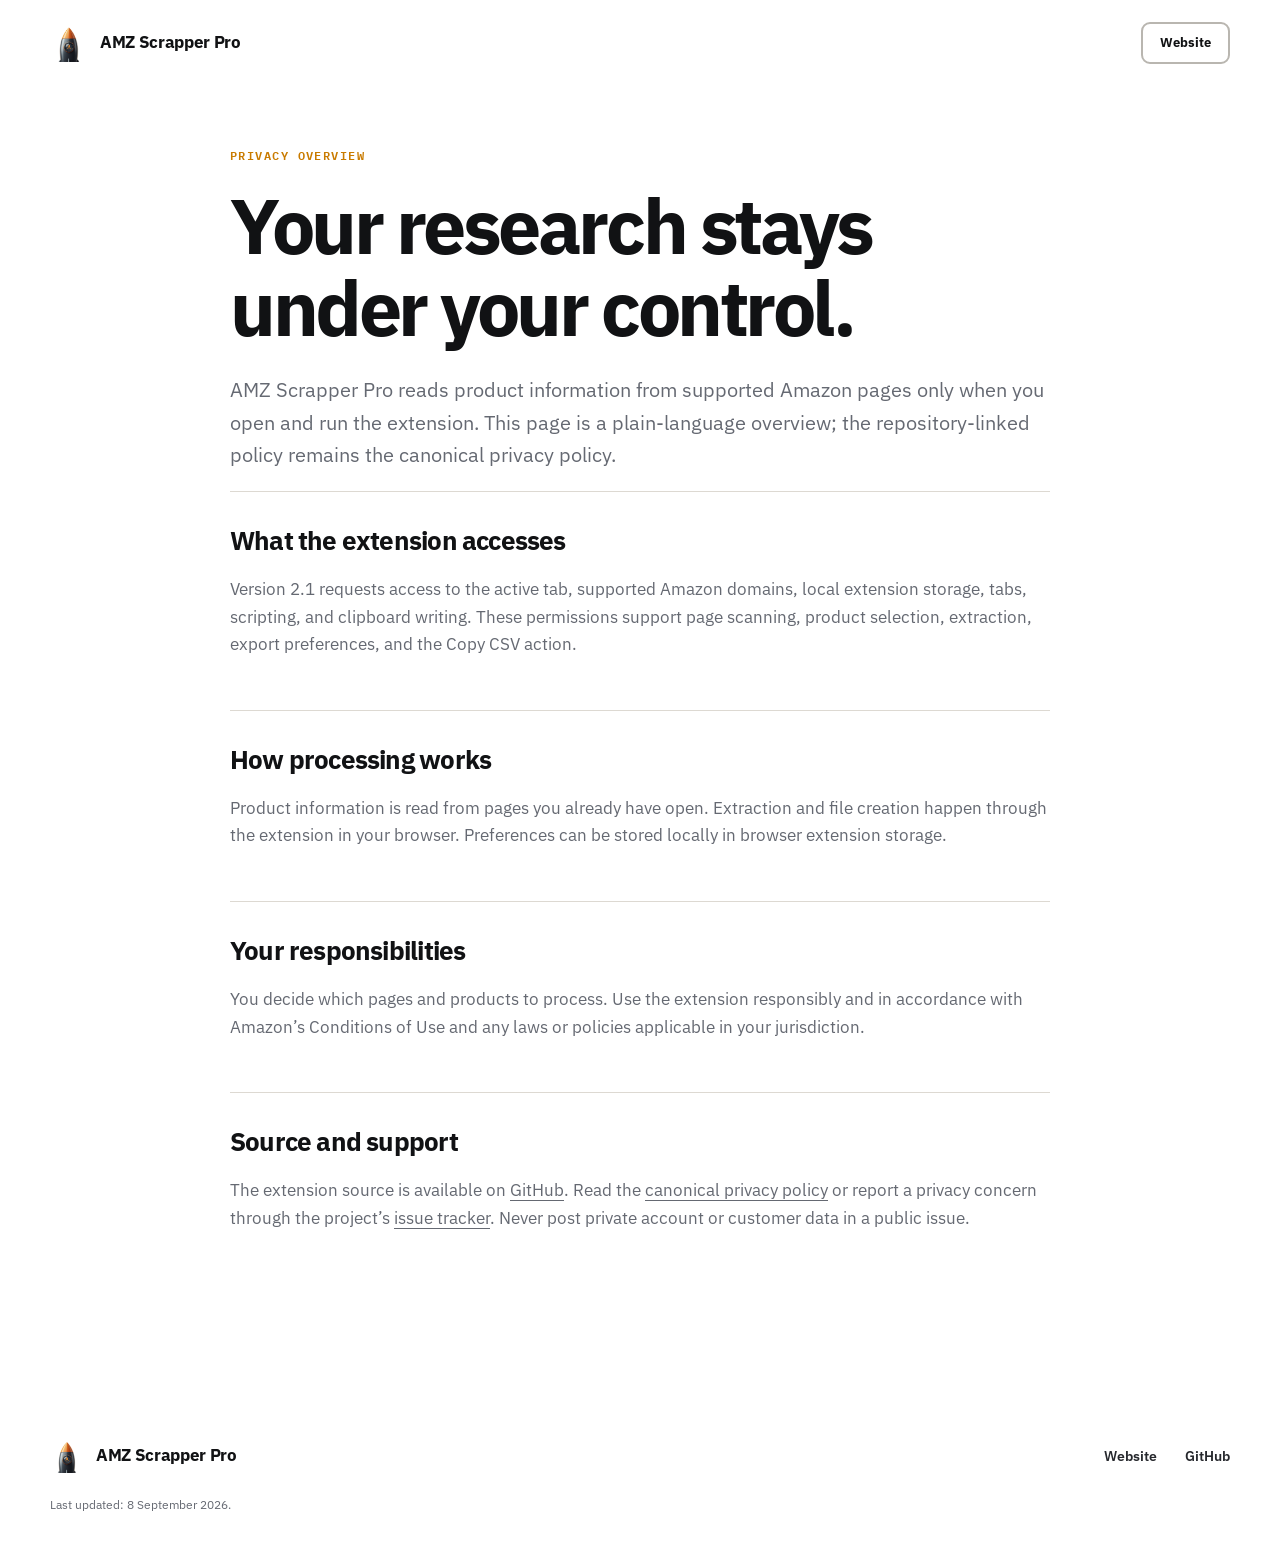
<file: docs/privacy.html>
<!doctype html>
<html lang="en">
  <head>
    <meta charset="utf-8" />
    <meta name="viewport" content="width=device-width, initial-scale=1" />
    <meta name="theme-color" content="#111214" />
    <meta name="description" content="Privacy overview for the AMZ Scrapper Pro browser extension." />
    <link rel="icon" href="assets/icon.png" />
    <link rel="preconnect" href="https://fonts.googleapis.com" />
    <link rel="preconnect" href="https://fonts.gstatic.com" crossorigin />
    <link href="https://fonts.googleapis.com/css2?family=IBM+Plex+Mono:wght@400;500;600&amp;family=IBM+Plex+Sans:wght@400;500;600;700&amp;display=swap" rel="stylesheet" />
    <link rel="stylesheet" href="styles.css" />
    <title>Privacy | AMZ Scrapper Pro</title>
  </head>
  <body class="privacy-page">
    <header class="site-header">
      <a class="brand" href="index.html"><img src="assets/icon.png" alt="" width="38" height="38" /><span>AMZ Scrapper Pro</span></a>
      <a class="button button-secondary button-small" href="index.html">Website</a>
    </header>
    <main>
      <p class="eyebrow">PRIVACY OVERVIEW</p>
      <h1>Your research stays under your control.</h1>
      <p class="lede">AMZ Scrapper Pro reads product information from supported Amazon pages only when you open and run the extension. This page is a plain-language overview; the repository-linked policy remains the canonical privacy policy.</p>
      <section class="policy-section"><h2>What the extension accesses</h2><p>Version 2.1 requests access to the active tab, supported Amazon domains, local extension storage, tabs, scripting, and clipboard writing. These permissions support page scanning, product selection, extraction, export preferences, and the Copy CSV action.</p></section>
      <section class="policy-section"><h2>How processing works</h2><p>Product information is read from pages you already have open. Extraction and file creation happen through the extension in your browser. Preferences can be stored locally in browser extension storage.</p></section>
      <section class="policy-section"><h2>Your responsibilities</h2><p>You decide which pages and products to process. Use the extension responsibly and in accordance with Amazon’s Conditions of Use and any laws or policies applicable in your jurisdiction.</p></section>
      <section class="policy-section"><h2>Source and support</h2><p>The extension source is available on <a href="https://github.com/khooyc/amazon-data-scrapper-pro">GitHub</a>. Read the <a href="https://github.com/khooyc/amazon-data-scrapper-pro-policy">canonical privacy policy</a> or report a privacy concern through the project’s <a href="https://github.com/khooyc/amazon-data-scrapper-pro/issues">issue tracker</a>. Never post private account or customer data in a public issue.</p></section>
    </main>
    <footer class="site-footer"><a class="brand" href="index.html"><img src="assets/icon.png" alt="" width="34" height="34" /><span>AMZ Scrapper Pro</span></a><nav><a href="index.html">Website</a><a href="https://github.com/khooyc/amazon-data-scrapper-pro">GitHub</a></nav><p>Last updated: 8 September 2026.</p></footer>
  </body>
</html>
</file>
<file: docs/styles.css>
:root {
  --ink: #111214;
  --surface: #1c1e22;
  --surface-2: #242629;
  --paper: #f7f4ef;
  --white: #ffffff;
  --text: #26282d;
  --muted: #656972;
  --line: #ddd9d2;
  --line-dark: #34373d;
  --amber: #f5a623;
  --amber-dark: #c97b00;
  --green: #2aa874;
  --blue: #5b8def;
  --radius: 20px;
  --content: 1180px;
  --shadow: 0 28px 70px rgba(17, 18, 20, 0.16);
}

* { box-sizing: border-box; }
html { scroll-behavior: smooth; }
body { margin: 0; color: var(--text); background: var(--white); font-family: "IBM Plex Sans", sans-serif; font-size: 17px; line-height: 1.62; -webkit-font-smoothing: antialiased; }
img { display: block; max-width: 100%; }
a { color: inherit; text-underline-offset: 4px; }
button, a { -webkit-tap-highlight-color: transparent; }
button:focus-visible, a:focus-visible, summary:focus-visible { outline: 3px solid rgba(245, 166, 35, 0.55); outline-offset: 4px; }
.sr-only { position: absolute; width: 1px; height: 1px; padding: 0; margin: -1px; overflow: hidden; clip: rect(0,0,0,0); white-space: nowrap; border: 0; }
.skip-link { position: fixed; top: -80px; left: 18px; z-index: 100; padding: 10px 16px; border-radius: 7px; color: white; background: var(--ink); }
.skip-link:focus { top: 18px; }

.site-header { width: min(var(--content), calc(100% - 40px)); min-height: 86px; margin: 0 auto; display: flex; align-items: center; justify-content: space-between; gap: 30px; }
.brand { display: inline-flex; align-items: center; gap: 12px; color: var(--ink); font-weight: 700; letter-spacing: -0.02em; text-decoration: none; }
.brand img { border-radius: 10px; }
.site-footer nav { display: flex; align-items: center; gap: 28px; }
.site-footer nav a { font-size: 14px; font-weight: 600; text-decoration: none; }
.site-footer nav a:hover { color: var(--amber-dark); }

.page-shell { display: grid; grid-template-columns: 248px minmax(0, 1fr); min-height: 100vh; }
.page-content { min-width: 0; }
.site-sidebar { position: sticky; top: 0; z-index: 30; height: 100vh; padding: 30px 24px 24px; display: flex; flex-direction: column; border-right: 1px solid var(--line); background: var(--paper); }
.site-sidebar .brand { align-items: flex-start; line-height: 1.2; }
.site-sidebar .brand span { padding-top: 8px; }
.sidebar-label { margin: 64px 0 13px; color: var(--muted); font-family: "IBM Plex Mono", monospace; font-size: 10px; font-weight: 600; letter-spacing: .12em; text-transform: uppercase; }
.sidebar-nav { display: flex; flex-direction: column; gap: 2px; }
.sidebar-nav a { padding: 9px 11px; border-left: 2px solid transparent; color: var(--muted); font-size: 14px; font-weight: 600; text-decoration: none; transition: color 150ms ease, border-color 150ms ease, background 150ms ease; }
.sidebar-nav a:hover, .sidebar-nav a:focus-visible { border-left-color: var(--amber); color: var(--ink); background: white; }
.sidebar-actions { margin-top: auto; padding-top: 28px; border-top: 1px solid var(--line); }
.sidebar-actions .button { width: 100%; }
.sidebar-source { display: block; margin-top: 15px; color: var(--muted); font-size: 12px; font-weight: 600; text-decoration: none; }
.sidebar-source:hover { color: var(--amber-dark); }
.menu-button, .sidebar-backdrop { display: none; }

h1, h2, h3 { margin-top: 0; color: var(--ink); line-height: 1.06; letter-spacing: -0.045em; }
h1 { max-width: 660px; margin-bottom: 26px; font-size: clamp(3.2rem, 5.7vw, 5.65rem); }
.page-content h1 { font-size: clamp(3.2rem, 4.8vw, 4.7rem); }
h2 { margin-bottom: 22px; font-size: clamp(2.35rem, 4.2vw, 4rem); }
h3 { margin-bottom: 14px; font-size: clamp(1.4rem, 2vw, 1.9rem); letter-spacing: -0.03em; }
p { margin-top: 0; }
.eyebrow { margin-bottom: 20px; color: var(--amber-dark); font-family: "IBM Plex Mono", monospace; font-size: 12px; font-weight: 600; letter-spacing: 0.12em; }
.button-row { display: flex; flex-wrap: wrap; gap: 13px; margin-top: 34px; }
.button-row.centered { justify-content: center; }
.button { display: inline-flex; min-height: 52px; align-items: center; justify-content: center; padding: 13px 22px; border: 2px solid var(--amber); border-radius: 9px; color: #191307; background: var(--amber); box-shadow: 0 12px 28px rgba(245,166,35,.22); font-size: 15px; font-weight: 700; line-height: 1.2; text-decoration: none; transition: transform 160ms ease, background 160ms ease, border-color 160ms ease; }
.button:hover { transform: translateY(-2px); border-color: #ffb63e; background: #ffb63e; }
.button-secondary { border-color: #b9b6b0; color: var(--ink); background: white; box-shadow: none; }
.button-secondary:hover { border-color: var(--ink); background: var(--paper); }
.button-small { min-height: 42px; padding: 9px 17px; font-size: 13px; }

.hero { width: min(1420px, calc(100% - 40px)); margin: 58px auto 88px; display: grid; grid-template-columns: minmax(0, .88fr) minmax(520px, 1.12fr); align-items: start; gap: clamp(42px, 6vw, 88px); }
.hero-copy { padding-top: 54px; }
.hero-lede { max-width: 640px; color: var(--muted); font-size: clamp(1.12rem, 1.5vw, 1.35rem); }
.microcopy { margin-top: 17px; color: var(--muted); font-family: "IBM Plex Mono", monospace; font-size: 11px; }
.hero-visual { position: relative; width: 100%; padding: 0; overflow: hidden; border: 1px solid var(--line-dark); border-radius: var(--radius); background: var(--ink); box-shadow: var(--shadow); cursor: zoom-in; }
.hero-visual img { width: 100%; height: auto; object-fit: contain; }
.visual-caption { position: absolute; right: 16px; bottom: 16px; left: 16px; display: flex; align-items: center; justify-content: space-between; gap: 16px; padding: 13px 16px; border: 1px solid rgba(255,255,255,.12); border-radius: 10px; color: white; background: rgba(17,18,20,.88); text-align: left; }
.visual-caption strong { font-size: 14px; }
.visual-caption span { color: #aeb2ba; font-family: "IBM Plex Mono", monospace; font-size: 10px; }

.signal-strip { width: min(var(--content), calc(100% - 40px)); margin: 0 auto; display: grid; grid-template-columns: repeat(4, 1fr); border-top: 1px solid var(--line); border-bottom: 1px solid var(--line); }
.signal-strip div { padding: 29px 24px; border-left: 1px solid var(--line); }
.signal-strip div:first-child { border-left: 0; }
.signal-strip strong, .signal-strip span { display: block; }
.signal-strip strong { color: var(--ink); font-family: "IBM Plex Mono", monospace; font-size: 26px; }
.signal-strip span { color: var(--muted); font-size: 13px; }

.features, .workflow, .install-section, .trust-section, .faq-section { width: min(var(--content), calc(100% - 40px)); margin: 0 auto; padding: 112px 0; }
.section-heading { max-width: 900px; margin: 0 auto 62px; text-align: center; }
.section-heading.left { max-width: 760px; margin-left: 0; text-align: left; }
.section-heading > p:last-child { color: var(--muted); }
.feature-grid { display: grid; grid-template-columns: 1.1fr .9fr; gap: 18px; }
.feature-card { min-height: 300px; padding: 38px; border: 1px solid var(--line); border-radius: 16px; background: var(--paper); }
.feature-card p { max-width: 580px; color: var(--muted); }
.feature-card-large { grid-row: span 2; min-height: 618px; padding: 46px; color: #e7e9ed; background: var(--ink); border-color: var(--ink); }
.feature-card-large h3 { max-width: 490px; color: white; font-size: clamp(2rem, 3vw, 3rem); }
.feature-card-large p { color: #aeb2ba; }
.feature-index { display: block; margin-bottom: 70px; color: var(--amber-dark); font-family: "IBM Plex Mono", monospace; font-size: 11px; font-weight: 600; letter-spacing: .1em; }
.feature-card:not(.feature-card-large) .feature-index { margin-bottom: 42px; }
.selection-demo { margin-top: 52px; padding: 8px; border: 1px solid var(--line-dark); border-radius: 11px; background: var(--surface); }
.selection-demo span { display: block; margin: 6px; padding: 12px 14px; border: 1px solid var(--line-dark); border-radius: 7px; color: #858a94; font-family: "IBM Plex Mono", monospace; font-size: 11px; }
.selection-demo .selected { border-color: rgba(245,166,35,.45); color: var(--amber); background: rgba(245,166,35,.06); }
.accent-card { color: white; border-color: var(--amber); background: var(--amber); }
.accent-card h3, .accent-card .feature-index { color: var(--ink); }
.accent-card p { color: #4c3511; }
.file-types { display: flex; gap: 8px; margin-top: 28px; }
.file-types span { padding: 8px 10px; border: 1px solid rgba(17,18,20,.45); border-radius: 6px; color: var(--ink); font-family: "IBM Plex Mono", monospace; font-size: 11px; font-weight: 600; }

.workflow { padding-top: 32px; }
.workflow-list { margin: 0; padding: 0; list-style: none; border-top: 1px solid var(--line); }
.workflow-list li { display: grid; grid-template-columns: 110px 1fr; gap: 34px; padding: 48px 0; border-bottom: 1px solid var(--line); }
.workflow-list li > div { display: grid; grid-template-columns: .8fr 1.2fr; gap: 64px; }
.workflow-list h3 { margin: 0; }
.workflow-list p { max-width: 570px; margin: 0; color: var(--muted); }
.step-number { color: var(--amber-dark); font-family: "IBM Plex Mono", monospace; font-size: 14px; font-weight: 600; }

.fields-section { padding: 90px max(20px, calc((100% - var(--content))/2)); display: grid; grid-template-columns: .8fr 1.2fr; gap: 88px; color: white; background: var(--ink); }
.fields-section h2 { color: white; }
.fields-section > div > p:last-child { color: #aeb2ba; }
.field-list { margin: 0; padding: 0; list-style: none; border-top: 1px solid var(--line-dark); }
.field-list li { display: flex; justify-content: space-between; gap: 18px; padding: 16px 4px; border-bottom: 1px solid var(--line-dark); }
.field-list span { color: #eef0f3; }
.field-list small { color: #80858f; font-family: "IBM Plex Mono", monospace; font-size: 10px; text-transform: uppercase; }

.privacy-band { width: min(1280px, calc(100% - 40px)); margin: 112px auto 0; padding: 70px; display: grid; grid-template-columns: .9fr 1.1fr; gap: 88px; border: 1px solid var(--line); border-radius: 20px; background: var(--paper); }
.privacy-band p { color: var(--muted); }
.plain-list { padding: 0; list-style: none; }
.plain-list li { position: relative; margin: 9px 0; padding-left: 24px; color: var(--ink); font-weight: 600; }
.plain-list li::before { content: "•"; position: absolute; left: 2px; color: var(--green); }
.text-link { display: inline-block; margin-top: 18px; color: var(--ink); font-weight: 700; }

.install-section { border-bottom: 1px solid var(--line); }
.install-steps { display: grid; grid-template-columns: repeat(5, 1fr); margin: 0; padding: 0; list-style: none; }
.install-steps li { min-height: 190px; padding: 0 24px; border-left: 1px solid var(--line); }
.install-steps li:first-child { padding-left: 0; border-left: 0; }
.install-steps li > span { display: grid; width: 34px; height: 34px; margin-bottom: 44px; place-items: center; border-radius: 50%; color: white; background: var(--ink); font-family: "IBM Plex Mono", monospace; font-size: 11px; }
.install-steps strong, .install-steps small { display: block; }
.install-steps strong { color: var(--ink); font-size: 15px; }
.install-steps small { margin-top: 7px; color: var(--muted); font-size: 13px; }
code { padding: 2px 5px; border-radius: 4px; color: var(--ink); background: #ece8e1; font-family: "IBM Plex Mono", monospace; font-size: .86em; }

.trust-section { display: grid; grid-template-columns: 1fr 1fr; gap: 90px; align-items: start; }
.trust-section > div > p:last-child { color: var(--muted); }
.facts { margin: 0; border-top: 1px solid var(--line); }
.facts div { display: grid; grid-template-columns: 150px 1fr; gap: 24px; padding: 14px 0; border-bottom: 1px solid var(--line); }
.facts dt { color: var(--muted); font-size: 13px; }
.facts dd { margin: 0; color: var(--ink); font-size: 14px; font-weight: 600; }

.faq-section { padding-top: 38px; }
.faq-list { border-top: 1px solid var(--line); }
.faq-list details { border-bottom: 1px solid var(--line); }
.faq-list summary { position: relative; padding: 27px 58px 27px 0; color: var(--ink); font-size: 19px; font-weight: 700; cursor: pointer; list-style: none; }
.faq-list summary::-webkit-details-marker { display: none; }
.faq-list summary::after { content: "+"; position: absolute; top: 20px; right: 8px; color: var(--amber-dark); font-size: 30px; font-weight: 400; }
.faq-list details[open] summary::after { content: "−"; }
.faq-list details p { max-width: 850px; padding: 0 0 28px; color: var(--muted); }

.final-cta { padding: 100px 20px; color: white; background: var(--ink); text-align: center; }
.final-cta h2 { max-width: 780px; margin-right: auto; margin-left: auto; color: white; }
.final-cta > p:not(.eyebrow) { max-width: 700px; margin-right: auto; margin-left: auto; color: #adb2bb; }
.button-dark-outline { border-color: #565a63; color: white; background: transparent; box-shadow: none; }
.button-dark-outline:hover { border-color: white; background: var(--surface); }

.site-footer { width: min(var(--content), calc(100% - 40px)); margin: 0 auto; padding: 46px 0; display: grid; grid-template-columns: 1fr auto; align-items: center; gap: 22px 42px; }
.site-footer > p { grid-column: 1/-1; margin: 0; color: var(--muted); font-size: 12px; }

.lightbox { width: min(1280px, calc(100% - 30px)); max-width: none; padding: 10px; border: 0; border-radius: 16px; background: var(--ink); box-shadow: 0 30px 90px rgba(0,0,0,.5); }
.lightbox::backdrop { background: rgba(5,6,7,.84); }
.lightbox img { width: 100%; border-radius: 10px; }
.lightbox-close { position: absolute; top: 18px; right: 18px; z-index: 2; display: grid; width: 40px; height: 40px; place-items: center; border: 1px solid var(--line-dark); border-radius: 50%; color: white; background: var(--ink); font-size: 25px; cursor: pointer; }

.privacy-page main { width: min(820px, calc(100% - 40px)); margin: 60px auto 110px; }
.privacy-page h1 { font-size: clamp(3rem, 6vw, 5rem); }
.privacy-page .lede { color: var(--muted); font-size: 1.25rem; }
.policy-section { padding: 34px 0; border-top: 1px solid var(--line); }
.policy-section h2 { font-size: 1.65rem; letter-spacing: -.03em; }
.policy-section p, .policy-section li { color: var(--muted); }

@media (max-width: 1000px) {
  .hero { grid-template-columns: 1fr; }
  .hero-copy { max-width: 780px; padding-top: 0; }
  .feature-grid, .fields-section, .trust-section { grid-template-columns: 1fr; }
  .feature-card-large { grid-row: auto; min-height: 520px; }
  .workflow-list li > div { grid-template-columns: 1fr; gap: 14px; }
  .privacy-band { grid-template-columns: 1fr; gap: 30px; padding: 50px; }
  .install-steps { grid-template-columns: repeat(3, 1fr); row-gap: 42px; }
  .install-steps li:nth-child(4) { border-left: 0; }
}

@media (max-width: 1100px) {
  .page-shell { display: block; }
  body.nav-open { overflow: hidden; }
  .site-sidebar { position: fixed; left: 0; top: 0; z-index: 60; width: min(310px, 86vw); height: 100dvh; transform: translateX(-102%); box-shadow: 18px 0 55px rgba(17,18,20,.18); transition: transform 220ms ease; }
  .site-sidebar.open { transform: translateX(0); }
  .sidebar-backdrop { position: fixed; inset: 0; z-index: 50; width: 100%; height: 100%; padding: 0; border: 0; background: rgba(17,18,20,.52); }
  .sidebar-backdrop.open { display: block; }
  .menu-button { position: sticky; top: 12px; z-index: 40; width: min(var(--content), calc(100% - 32px)); min-height: 46px; margin: 12px auto 0; padding: 10px 14px; display: flex; align-items: center; justify-content: space-between; gap: 20px; border: 1px solid var(--line); border-radius: 10px; color: var(--ink); background: rgba(255,255,255,.94); box-shadow: 0 8px 24px rgba(17,18,20,.08); font: inherit; font-size: 13px; font-weight: 700; cursor: pointer; backdrop-filter: blur(12px); }
  .menu-icon { color: var(--amber-dark); font-family: "IBM Plex Mono", monospace; font-size: 10px; letter-spacing: .08em; text-transform: uppercase; }
}

@media (max-width: 760px) {
  body { font-size: 16px; }
  .site-header { min-height: 72px; }
  .menu-button { display: flex; }
  h1 { font-size: clamp(2.8rem, 13vw, 4.2rem); }
  .hero { width: min(100% - 28px, 1420px); margin: 42px auto 62px; }
  .visual-caption { align-items: flex-start; flex-direction: column; }
  .button-row { flex-direction: column; }
  .button { width: 100%; }
  .privacy-page .site-header .button { width: auto; flex-shrink: 0; }
  .signal-strip { grid-template-columns: 1fr 1fr; }
  .signal-strip div:nth-child(3) { border-left: 0; }
  .signal-strip div:nth-child(n+3) { border-top: 1px solid var(--line); }
  .features, .workflow, .install-section, .trust-section, .faq-section { width: min(100% - 32px, var(--content)); padding: 82px 0; }
  .section-heading { margin-bottom: 44px; text-align: left; }
  .feature-card, .feature-card-large { min-height: 0; padding: 30px 24px; }
  .feature-index { margin-bottom: 44px; }
  .selection-demo { margin-top: 34px; }
  .workflow-list li { grid-template-columns: 50px 1fr; gap: 18px; padding: 36px 0; }
  .fields-section { padding: 72px 20px; gap: 38px; }
  .privacy-band { width: min(100% - 28px, 1280px); margin-top: 76px; padding: 34px 24px; }
  .install-steps { grid-template-columns: 1fr; }
  .install-steps li, .install-steps li:first-child { min-height: 104px; padding: 10px 0 26px 56px; border-top: 1px solid var(--line); border-left: 0; }
  .install-steps li > span { position: absolute; margin-left: -56px; margin-bottom: 0; }
  .trust-section { gap: 38px; }
  .site-footer { grid-template-columns: 1fr; }
  .site-footer nav { flex-wrap: wrap; gap: 18px; }
}

@media (prefers-reduced-motion: reduce) {
  html { scroll-behavior: auto; }
  .button { transition: none; }
}
</file>
